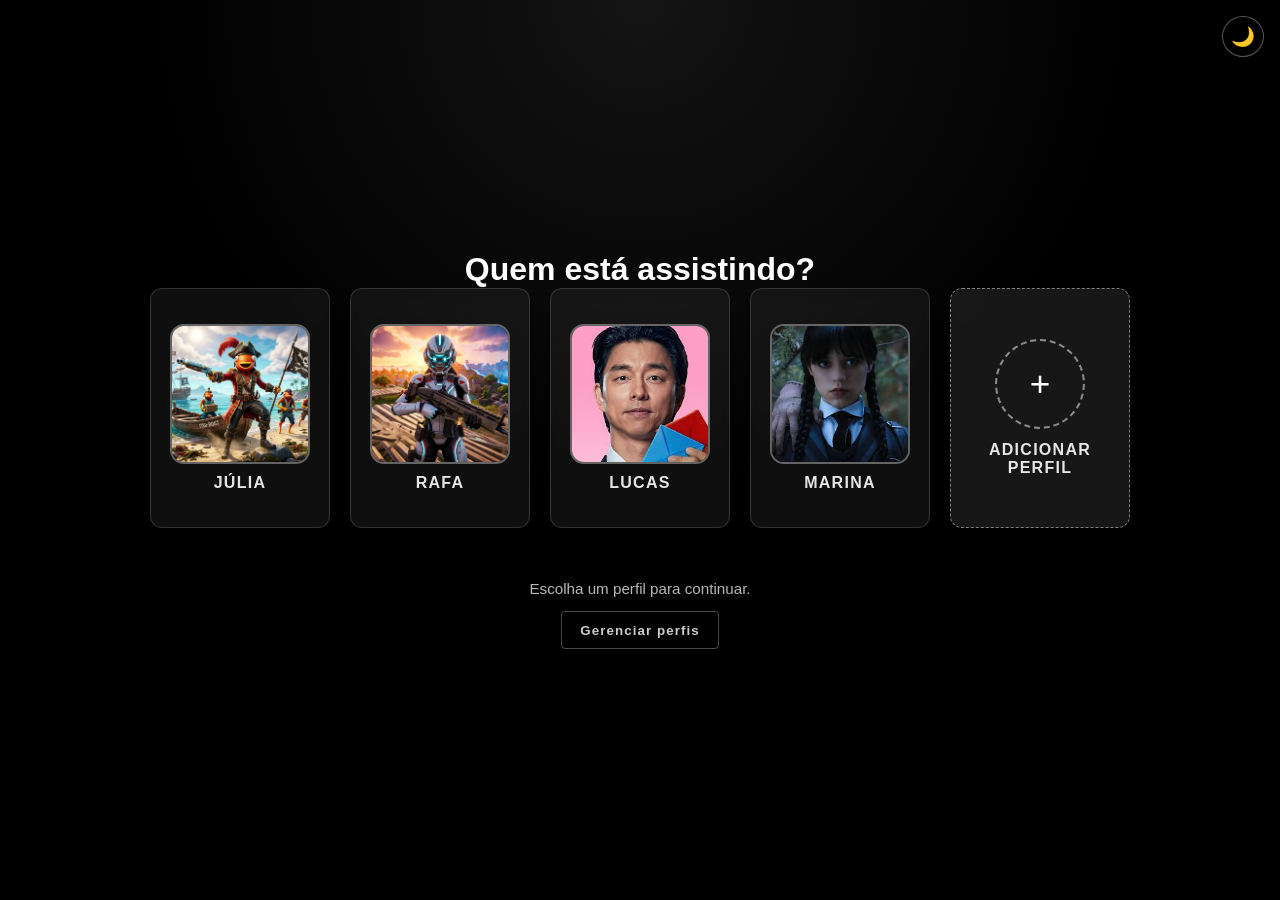
<file: index.html>
<!DOCTYPE html>
<html lang="pt-br">
<head>
    <meta charset="UTF-8">
    <meta name="viewport" content="width=device-width, initial-scale=1.0">
    <title>Netflix</title>
    <link rel="stylesheet" href="style.css">
    <script src="theme.js" defer></script>
</head>
<body>
    <header>
        <h1>Quem está assistindo?</h1>
        <button id="theme-toggle" class="theme-toggle" aria-label="Alternar modo escuro/claro">🌙</button>
    </header>

    <main>
        <section class="profiles" aria-label="Perfis de usuários">
            <ul class="profiles-list">
                <li class="profile">
                    <figure>
                        <img src="/assets/perfil-1.jpg" alt="Foto do Júlia">
                        <figcaption>Júlia</figcaption>
                    </figure>
                </li>

                <li class="profile">
                    <figure>
                        <img src="/assets/perfil-2.jpg" alt="Foto do Rafa">
                        <figcaption>Rafa</figcaption>
                    </figure>
                </li>

                <li class="profile">
                    <figure>
                        <img src="/assets/perfil-3.jpg" alt="Foto do Lucas">
                        <figcaption>Lucas</figcaption>
                    </figure>
                </li>

                <li class="profile">
                    <figure>
                        <img src="/assets/perfil-4.jpg" alt="Foto da Marina">
                        <figcaption>Marina</figcaption>
                    </figure>
                </li>

                <li class="profile action-card" role="button" tabindex="0">
                    <figure>
                        <div class="icon">+</div>
                        <figcaption>Adicionar perfil</figcaption>
                    </figure>
                </li>
            </ul>
        </section>
    </main>

    <footer>
        <p>Escolha um perfil para continuar.</p>
        <button class="manage-profiles" type="button">Gerenciar perfis</button>
    </footer>

    <!-- Modal para adicionar perfil -->
    <div id="add-profile-modal" class="modal">
        <div class="modal-content">
            <h2>Criar novo perfil</h2>
            <form id="add-profile-form">
                <label for="profile-name">Nome do perfil:</label>
                <input type="text" id="profile-name" required maxlength="20">
                
                <label for="profile-image">Escolher imagem:</label>
                <select id="profile-image">
                    <option value="/assets/perfil-1.jpg">Avatar 1</option>
                    <option value="/assets/perfil-2.jpg">Avatar 2</option>
                    <option value="/assets/perfil-3.jpg">Avatar 3</option>
                    <option value="/assets/perfil-4.jpg">Avatar 4</option>
                </select>
                
                <div class="modal-buttons">
                    <button type="button" id="cancel-add">Cancelar</button>
                    <button type="submit">Criar perfil</button>
                </div>
            </form>
        </div>
    </div>

    <!-- Modal para gerenciar perfis -->
    <div id="manage-profiles-modal" class="modal">
        <div class="modal-content">
            <h2>Gerenciar perfis</h2>
            <div id="profiles-list-manage" class="profiles-manage-list">
                <!-- Perfis serão inseridos aqui dinamicamente -->
            </div>
            <div class="modal-buttons">
                <button type="button" id="close-manage">Fechar</button>
            </div>
        </div>
    </div>
</body>
</html>
</file>
<file: style.css>
��/ *   C S S   e s t i l o   N e t f l i x   * / 
 : r o o t   { 
     - - b g - g r a d i e n t :   r a d i a l - g r a d i e n t ( c i r c l e   a t   t o p ,   # 1 4 1 4 1 4   0 % ,   # 0 0 0 0 0 0   4 5 % ) ; 
     - - t e x t - c o l o r :   # f f f f f f ; 
     - - c a r d - b g :   r g b a ( 2 5 5 ,   2 5 5 ,   2 5 5 ,   0 . 0 6 ) ; 
     - - c a r d - b o r d e r :   r g b a ( 2 5 5 ,   2 5 5 ,   2 5 5 ,   0 . 1 5 ) ; 
     - - c a r d - h o v e r - b o r d e r :   r g b a ( 2 5 5 ,   2 5 5 ,   2 5 5 ,   1 ) ; 
     - - a c t i o n - c a r d - b g :   r g b a ( 2 5 5 ,   2 5 5 ,   2 5 5 ,   0 . 0 9 ) ; 
     - - a c t i o n - c a r d - b o r d e r :   r g b a ( 2 5 5 ,   2 5 5 ,   2 5 5 ,   0 . 4 5 ) ; 
     - - i m g - b o r d e r :   r g b a ( 2 5 5 ,   2 5 5 ,   2 5 5 ,   0 . 3 5 ) ; 
     - - f i g c a p t i o n - c o l o r :   # e 6 e 6 e 6 ; 
     - - f o o t e r - c o l o r :   # e 5 e 5 e 5 ; 
     - - b u t t o n - b o r d e r :   r g b a ( 2 5 5 ,   2 5 5 ,   2 5 5 ,   0 . 3 5 ) ; 
     - - b u t t o n - h o v e r - b g :   r g b a ( 2 5 5 ,   2 5 5 ,   2 5 5 ,   0 . 1 ) ; 
 } 
 
 . l i g h t - m o d e   { 
     - - b g - g r a d i e n t :   l i n e a r - g r a d i e n t ( t o   b o t t o m ,   # f 5 f 5 f 5   0 % ,   # f f f f f f   4 5 % ) ; 
     - - t e x t - c o l o r :   # 0 0 0 0 0 0 ; 
     - - c a r d - b g :   r g b a ( 0 ,   0 ,   0 ,   0 . 0 6 ) ; 
     - - c a r d - b o r d e r :   r g b a ( 0 ,   0 ,   0 ,   0 . 1 5 ) ; 
     - - c a r d - h o v e r - b o r d e r :   r g b a ( 0 ,   0 ,   0 ,   1 ) ; 
     - - a c t i o n - c a r d - b g :   r g b a ( 0 ,   0 ,   0 ,   0 . 0 9 ) ; 
     - - a c t i o n - c a r d - b o r d e r :   r g b a ( 0 ,   0 ,   0 ,   0 . 4 5 ) ; 
     - - i m g - b o r d e r :   r g b a ( 0 ,   0 ,   0 ,   0 . 3 5 ) ; 
     - - f i g c a p t i o n - c o l o r :   # 3 3 3 3 3 3 ; 
     - - f o o t e r - c o l o r :   # 6 6 6 6 6 6 ; 
     - - b u t t o n - b o r d e r :   r g b a ( 0 ,   0 ,   0 ,   0 . 3 5 ) ; 
     - - b u t t o n - h o v e r - b g :   r g b a ( 0 ,   0 ,   0 ,   0 . 1 ) ; 
 } 
 
 *   { 
     b o x - s i z i n g :   b o r d e r - b o x ; 
     / *   I n c l u i   b o r d a   e   p a d d i n g   n a   l a r g u r a / a l t u r a   d o   e l e m e n t o   * / 
     m a r g i n :   0 ; 
     / *   R e m o v e   m a r g e n s   p a d r � e s   d o   n a v e g a d o r   * / 
     p a d d i n g :   0 ; 
     / *   R e m o v e   p a d d i n g   p a d r � o   d o   n a v e g a d o r   * / 
 } 
 
 h t m l , 
 b o d y   { 
     m i n - h e i g h t :   1 0 0 % ; 
     / *   G a r a n t e   q u e   a   p � g i n a   o c u p e   a   a l t u r a   t o t a l   d a   j a n e l a   * / 
 } 
 
 b o d y   { 
     f o n t - f a m i l y :   " H e l v e t i c a   N e u e " ,   H e l v e t i c a ,   A r i a l ,   s a n s - s e r i f ; 
     / *   F o n t e   s i m i l a r   �   N e t f l i x   * / 
     b a c k g r o u n d :   v a r ( - - b g - g r a d i e n t ) ; 
     / *   F u n d o   e s c u r o   g r a d i e n t e   * / 
     c o l o r :   v a r ( - - t e x t - c o l o r ) ; 
     / *   T e x t o   b r a n c o   * / 
     t e x t - a l i g n :   c e n t e r ; 
     / *   C e n t r a l i z a   t e x t o   h o r i z o n t a l m e n t e   * / 
     m i n - h e i g h t :   1 0 0 v h ; 
     / *   A l t u r a   m � n i m a   p a r a   o c u p a r   t o d a   a l t u r a   d a   j a n e l a   * / 
     d i s p l a y :   f l e x ; 
     / *   U s a   f l e x b o x   p a r a   a l i n h a m e n t o   * / 
     f l e x - d i r e c t i o n :   c o l u m n ; 
     / *   A l i n h a   h e a d e r / m a i n / f o o t e r   v e r t i c a l m e n t e   * / 
     j u s t i f y - c o n t e n t :   c e n t e r ; 
     / *   C e n t r a l i z a   v e r t i c a l m e n t e   o   c o n t e � d o   * / 
     a l i g n - i t e m s :   c e n t e r ; 
     / *   C e n t r a l i z a   h o r i z o n t a l m e n t e   o   c o n t e � d o   * / 
     p a d d i n g :   2 r e m ; 
     / *   E s p a � a m e n t o   i n t e r n o   a o   r e d o r   * / 
 } 
 
 h e a d e r   { 
     d i s p l a y :   f l e x ; 
     f l e x - d i r e c t i o n :   c o l u m n ; 
     a l i g n - i t e m s :   c e n t e r ; 
 } 
 
 . t h e m e - t o g g l e   { 
     p o s i t i o n :   f i x e d ; 
     t o p :   1 r e m ; 
     r i g h t :   1 r e m ; 
     b a c k g r o u n d :   t r a n s p a r e n t ; 
     b o r d e r :   1 p x   s o l i d   v a r ( - - b u t t o n - b o r d e r ) ; 
     c o l o r :   v a r ( - - t e x t - c o l o r ) ; 
     p a d d i n g :   0 . 5 r e m ; 
     b o r d e r - r a d i u s :   5 0 % ; 
     c u r s o r :   p o i n t e r ; 
     f o n t - s i z e :   1 . 2 r e m ; 
     t r a n s i t i o n :   b a c k g r o u n d   0 . 2 s   e a s e ,   b o r d e r - c o l o r   0 . 2 s   e a s e ; 
     z - i n d e x :   1 0 0 0 ; 
 } 
 
 . t h e m e - t o g g l e : h o v e r   { 
     b a c k g r o u n d :   v a r ( - - b u t t o n - h o v e r - b g ) ; 
     b o r d e r - c o l o r :   v a r ( - - t e x t - c o l o r ) ; 
 } 
 
 m a i n   { 
     d i s p l a y :   f l e x ; 
     / *   C e n t r a l i z a   o   c o n t e � d o   * / 
     j u s t i f y - c o n t e n t :   c e n t e r ; 
     w i d t h :   1 0 0 % ; 
     / *   L a r g u r a   t o t a l   d i s p o n � v e l   * / 
 } 
 
 . p r o f i l e s   { 
     w i d t h :   m i n ( 1 0 0 % ,   8 4 0 p x ) ; 
     / *   L i m i t a   l a r g u r a   m � x i m a   * / 
 } 
 
 . p r o f i l e s - l i s t   { 
     l i s t - s t y l e :   n o n e ; 
     m a r g i n :   0 ; 
     p a d d i n g :   0 ; 
     d i s p l a y :   f l e x ; 
     / *   E x i b e   c a r d s   e m   l i n h a   * / 
     f l e x - w r a p :   w r a p ; 
     / *   Q u e b r a   p a r a   p r � x i m a   l i n h a   e m   t e l a s   m e n o r e s   * / 
     j u s t i f y - c o n t e n t :   c e n t e r ; 
     / *   C e n t r a l i z a   c a r d s   * / 
     a l i g n - i t e m s :   s t r e t c h ; 
     / *   A l t u r a   i g u a l   e n t r e   c a r d s   * / 
     g a p :   1 . 2 5 r e m ; 
     / *   E s p a � a m e n t o   e n t r e   c a r d s   * / 
     w i d t h :   m i n ( 1 0 0 % ,   8 4 0 p x ) ; 
     / *   L i m i t a   l a r g u r a   m � x i m a   * / 
     o v e r f l o w - x :   a u t o ; 
     s c r o l l - s n a p - t y p e :   x   p r o x i m i t y ; 
     s c r o l l - b e h a v i o r :   s m o o t h ; 
     - w e b k i t - o v e r f l o w - s c r o l l i n g :   t o u c h ; 
     s c r o l l b a r - w i d t h :   n o n e ; 
     - m s - o v e r f l o w - s t y l e :   n o n e ; 
 } 
 
 . p r o f i l e s - l i s t : : - w e b k i t - s c r o l l b a r   { 
     d i s p l a y :   n o n e ; 
 } 
 
 
 . p r o f i l e   { 
     w i d t h :   1 8 0 p x ; 
     / *   L a r g u r a   f i x a   d o   c a r d   * / 
     m i n - h e i g h t :   2 3 0 p x ; 
     / *   A l t u r a   m � n i m a   f i x a   * / 
     d i s p l a y :   f l e x ; 
     / *   P a r a   c e n t r a l i z a r   c o n t e � d o   i n t e r n o   * / 
     a l i g n - i t e m s :   c e n t e r ; 
     / *   C e n t r a l i z a   v e r t i c a l m e n t e   * / 
     j u s t i f y - c o n t e n t :   c e n t e r ; 
     / *   C e n t r a l i z a   h o r i z o n t a l m e n t e   * / 
     b a c k g r o u n d :   v a r ( - - c a r d - b g ) ; 
     / *   F u n d o   s e m i - t r a n s p a r e n t e   * / 
     b o r d e r :   1 p x   s o l i d   v a r ( - - c a r d - b o r d e r ) ; 
     / *   B o r d a   l e v e   * / 
     b o r d e r - r a d i u s :   1 2 p x ; 
     / *   C a n t o s   a r r e d o n d a d o s   * / 
     b a c k d r o p - f i l t e r :   b l u r ( 8 p x ) ; 
     / *   E f e i t o   d e   d e s f o q u e   * / 
     t r a n s i t i o n :   t r a n s f o r m   0 . 2 5 s   e a s e ,   b o x - s h a d o w   0 . 2 5 s   e a s e ,   b o r d e r - c o l o r   0 . 2 5 s   e a s e ; 
     / *   A n i m a � � e s   s u a v e s   * / 
     c u r s o r :   p o i n t e r ; 
     / *   C u r s o r   d e   c l i q u e   * / 
     o v e r f l o w :   h i d d e n ; 
     / *   E s c o n d e   c o n t e � d o   t r a n s b o r d a d o   * / 
 } 
 
 . p r o f i l e : h o v e r , 
 . p r o f i l e : f o c u s - w i t h i n   { 
     t r a n s f o r m :   t r a n s l a t e Y ( - 6 p x )   s c a l e ( 1 . 0 2 ) ; 
     / *   E f e i t o   d e   e l e v a � � o   * / 
     b o x - s h a d o w :   0   1 2 p x   2 6 p x   r g b a ( 0 ,   0 ,   0 ,   0 . 4 5 ) ; 
     / *   S o m b r a   n o   h o v e r   * / 
     b o r d e r - c o l o r :   v a r ( - - c a r d - h o v e r - b o r d e r ) ; 
     / *   B o r d a   b r a n c a   n o   h o v e r   * / 
 } 
 
 . p r o f i l e : h o v e r   i m g , 
 . p r o f i l e : f o c u s - w i t h i n   i m g   { 
     b o r d e r - c o l o r :   # f f f f f f ; 
     / *   B o r d a   d e   i m a g e m   b r a n c a   n o   h o v e r   * / 
 } 
 
 . p r o f i l e   f i g u r e   { 
     d i s p l a y :   f l e x ; 
     / *   L a y o u t   v e r t i c a l   d o   c o n t e � d o   d o   c a r d   * / 
     f l e x - d i r e c t i o n :   c o l u m n ; 
     a l i g n - i t e m s :   c e n t e r ; 
     / *   C e n t r a l i z a   i t e n s   * / 
     g a p :   0 . 6 5 r e m ; 
     / *   E s p a � o   e n t r e   i m a g e m   e   t e x t o   * / 
     p a d d i n g :   1 r e m   0 . 7 5 r e m ; 
     / *   E s p a � a m e n t o   i n t e r n o   * / 
 } 
 
 . p r o f i l e   i m g   { 
     w i d t h :   1 0 0 % ; 
     / *   L a r g u r a   r e l a t i v a   a o   c a r d   * / 
     m a x - w i d t h :   1 4 0 p x ; 
     / *   L a r g u r a   m � x i m a   d a   i m a g e m   * / 
     a s p e c t - r a t i o :   1   /   1 ; 
     / *   I m a g e m   q u a d r a d a   * / 
     o b j e c t - f i t :   c o v e r ; 
     / *   A j u s t a   e   r e c o r t a   a   i m a g e m   * / 
     b o r d e r - r a d i u s :   1 4 p x ; 
     / *   C a n t o s   a r r e d o n d a d o s   d a   i m a g e m   * / 
     b o r d e r :   2 p x   s o l i d   v a r ( - - i m g - b o r d e r ) ; 
     / *   B o r d a   d a   i m a g e m   * / 
 } 
 
 . p r o f i l e . a c t i o n - c a r d   { 
     m i n - w i d t h :   1 8 0 p x ; 
     / *   L a r g u r a   i g u a l   a o s   c a r d s   n o r m a i s   * / 
     m i n - h e i g h t :   2 3 0 p x ; 
     / *   A l t u r a   i g u a l   a o s   c a r d s   n o r m a i s   * / 
     b a c k g r o u n d :   v a r ( - - a c t i o n - c a r d - b g ) ; 
     / *   F u n d o   l e v e m e n t e   m a i s   c l a r o   * / 
     b o r d e r :   1 p x   d a s h e d   v a r ( - - a c t i o n - c a r d - b o r d e r ) ; 
     / *   B o r d a   t r a c e j a d a   * / 
     j u s t i f y - c o n t e n t :   c e n t e r ; 
 } 
 
 . p r o f i l e . a c t i o n - c a r d   f i g u r e   { 
     g a p :   0 . 7 5 r e m ; 
     / *   E s p a � o   e x t r a   p a r a   o   � c o n e   * / 
 } 
 
 . p r o f i l e . a c t i o n - c a r d   . i c o n   { 
     w i d t h :   9 0 p x ; 
     / *   T a m a n h o   d o   c o n t � i n e r   d o   � c o n e   * / 
     h e i g h t :   9 0 p x ; 
     b o r d e r :   2 p x   d a s h e d   r g b a ( 2 5 5 ,   2 5 5 ,   2 5 5 ,   0 . 5 ) ; 
     / *   C � r c u l o   t r a c e j a d o   * / 
     b o r d e r - r a d i u s :   5 0 % ; 
     / *   T o r n a   c i r c u l a r   * / 
     d i s p l a y :   g r i d ; 
     p l a c e - i t e m s :   c e n t e r ; 
     f o n t - s i z e :   2 . 2 r e m ; 
     / *   T a m a n h o   d o   s � m b o l o   * / 
     c o l o r :   # f f f f f f ; 
     / *   C o r   d o   s � m b o l o   * / 
 } 
 
 . p r o f i l e . a c t i o n - c a r d : h o v e r , 
 . p r o f i l e . a c t i o n - c a r d : f o c u s - w i t h i n   { 
     b o r d e r - c o l o r :   # f f f f f f ; 
     / *   B o r d a   b r a n c a   n o   h o v e r   * / 
 } 
 
 f i g c a p t i o n   { 
     c o l o r :   v a r ( - - f i g c a p t i o n - c o l o r ) ; 
     / *   C o r   d o   t e x t o   d o s   n o m e s   * / 
     f o n t - s i z e :   1 r e m ; 
     f o n t - w e i g h t :   6 0 0 ; 
     t e x t - t r a n s f o r m :   u p p e r c a s e ; 
     / *   T e x t o   e m   m a i � s c u l a s   * / 
     l e t t e r - s p a c i n g :   0 . 0 8 e m ; 
     / *   E s p a � a m e n t o   d e   l e t r a s   * / 
 } 
 
 f o o t e r   { 
     m a r g i n - t o p :   2 r e m ; 
     / *   E s p a � o   a c i m a   d o   r o d a p �   * / 
     c o l o r :   v a r ( - - f o o t e r - c o l o r ) ; 
     / *   C o r   d o   t e x t o   d o   r o d a p �   * / 
     o p a c i t y :   0 . 8 ; 
     / *   O p a c i d a d e   d o   t e x t o   * / 
     f o n t - s i z e :   0 . 9 5 r e m ; 
     / *   T a m a n h o   d a   f o n t e   d o   r o d a p �   * / 
     d i s p l a y :   f l e x ; 
     / *   A l i g n   d o   b o t � o   e   t e x t o   * / 
     f l e x - d i r e c t i o n :   c o l u m n ; 
     a l i g n - i t e m s :   c e n t e r ; 
     g a p :   0 . 9 r e m ; 
     / *   E s p a � o   e n t r e   t e x t o   e   b o t � o   * / 
 } 
 
 . m a n a g e - p r o f i l e s   { 
     b a c k g r o u n d :   t r a n s p a r e n t ; 
     / *   B o t � o   t r a n s p a r e n t e   * / 
     b o r d e r :   1 p x   s o l i d   v a r ( - - b u t t o n - b o r d e r ) ; 
     / *   B o r d a   l e v e   * / 
     c o l o r :   v a r ( - - t e x t - c o l o r ) ; 
     / *   T e x t o   b r a n c o   * / 
     p a d d i n g :   0 . 6 5 r e m   1 . 1 5 r e m ; 
     / *   E s p a � a m e n t o   i n t e r n o   d o   b o t � o   * / 
     b o r d e r - r a d i u s :   4 p x ; 
     / *   B o r d a s   a r r e d o n d a d a s   * / 
     f o n t - w e i g h t :   6 0 0 ; 
     / *   T e x t o   e m   n e g r i t o   * / 
     l e t t e r - s p a c i n g :   0 . 0 8 e m ; 
     / *   E s p a � a m e n t o   d e   l e t r a s   * / 
     c u r s o r :   p o i n t e r ; 
     / *   C u r s o r   d e   c l i q u e   * / 
     t r a n s i t i o n :   b a c k g r o u n d   0 . 2 s   e a s e ,   b o r d e r - c o l o r   0 . 2 s   e a s e ,   t r a n s f o r m   0 . 2 s   e a s e ; 
     / *   A n i m a � � o   s u a v e   * / 
 } 
 
 . m a n a g e - p r o f i l e s : h o v e r , 
 . m a n a g e - p r o f i l e s : f o c u s - v i s i b l e   { 
     b a c k g r o u n d :   v a r ( - - b u t t o n - h o v e r - b g ) ; 
     / *   F u n d o   a o   p a s s a r   m o u s e   * / 
     b o r d e r - c o l o r :   v a r ( - - t e x t - c o l o r ) ; 
     / *   B o r d a   b r a n c a   n o   h o v e r   * / 
     t r a n s f o r m :   t r a n s l a t e Y ( - 1 p x ) ; 
     / *   L e v e   d e s l o c a m e n t o   p a r a   c i m a   * / 
 } 
 
 / *   = = = = = = = = = =   M E D I A   Q U E R I E S   R E S P O N S I V O S   = = = = = = = = = =   * / 
 
 / *   1 )   M o b i l e   p e q u e n o   ( a t �   5 2 0 p x )   * / 
 @ m e d i a   ( m a x - w i d t h :   5 2 0 p x )   { 
     b o d y   { 
         p a d d i n g :   1 . 2 r e m ; 
         / *   M a i s   c o m p a c t o   n o   c e l u l a r   * / 
     } 
 
     . p r o f i l e s - l i s t   { 
         f l e x - w r a p :   w r a p ; 
         / *   F o r � a   q u e b r a   e m   v � r i a s   l i n h a s   * / 
         g a p :   1 r e m ; 
         / *   E s p a � a m e n t o   m e n o r   e n t r e   c a r d s   * / 
         w i d t h :   1 0 0 % ; 
         / *   U s a   1 0 0 %   d a   l a r g u r a   d i s p o n � v e l   * / 
     } 
 
     . p r o f i l e   { 
         w i d t h :   c a l c ( 5 0 %   -   0 . 7 5 r e m ) ; 
         / *   2   c a r t � e s   p o r   l i n h a   * / 
         m i n - w i d t h :   u n s e t ; 
         m a x - w i d t h :   2 1 0 p x ; 
         / *   C o n t r o l a   m � x i m o   e m   t e l a s   e s t r e i t a s   * / 
     } 
 
     h e a d e r   h 1   { 
         f o n t - s i z e :   1 . 7 5 r e m ; 
         / *   T a m a n h o   m e n o r   d o   t � t u l o   * / 
     } 
 } 
 
 / *   2 )   T a b l e t   r e t r a t o   /   c e l u l a r   l a r g o   ( 5 2 1 p x   a t �   7 6 8 p x )   * / 
 @ m e d i a   ( m i n - w i d t h :   5 2 1 p x )   a n d   ( m a x - w i d t h :   7 6 8 p x )   { 
     b o d y   { 
         p a d d i n g :   1 . 5 r e m ; 
         / *   E s p a � a m e n t o   i n t e r m e d i � r i o   * / 
     } 
 
     . p r o f i l e s - l i s t   { 
         w i d t h :   m i n ( 1 0 0 % ,   6 8 0 p x ) ; 
         / *   L a r g u r a   c o n t r o l a d a   p a r a   m e l h o r   l e i t u r a   * / 
         g a p :   1 r e m ; 
     } 
 
     . p r o f i l e   { 
         w i d t h :   1 7 0 p x ; 
         m i n - h e i g h t :   2 2 0 p x ; 
     } 
 
     h e a d e r   h 1   { 
         f o n t - s i z e :   c l a m p ( 2 r e m ,   5 v w ,   2 . 6 r e m ) ; 
         / *   T � t u l o   f l u i d o   * / 
     } 
 } 
 
 / *   3 )   T a b l e t   p a i s a g e m   /   n o t e b o o k   p e q u e n o   ( 7 6 9 p x   a t �   1 0 2 4 p x )   * / 
 @ m e d i a   ( m i n - w i d t h :   7 6 9 p x )   a n d   ( m a x - w i d t h :   1 0 2 4 p x )   { 
     b o d y   { 
         p a d d i n g :   2 r e m ; 
     } 
 
     . p r o f i l e s - l i s t   { 
         w i d t h :   m i n ( 1 0 0 % ,   8 4 0 p x ) ; 
         g a p :   1 . 1 r e m ; 
     } 
 
     . p r o f i l e   { 
         w i d t h :   1 8 0 p x ; 
         m i n - h e i g h t :   2 3 0 p x ; 
     } 
 } 
 / *   M o d a l   p a r a   a d i c i o n a r   p e r f i l   * / 
 . m o d a l   { 
     d i s p l a y :   n o n e ;   / *   O c u l t o   p o r   p a d r � o   * / 
     p o s i t i o n :   f i x e d ; 
     z - i n d e x :   1 0 0 0 ; 
     l e f t :   0 ; 
     t o p :   0 ; 
     w i d t h :   1 0 0 % ; 
     h e i g h t :   1 0 0 % ; 
     b a c k g r o u n d - c o l o r :   r g b a ( 0 ,   0 ,   0 ,   0 . 8 ) ;   / *   F u n d o   e s c u r o   * / 
     j u s t i f y - c o n t e n t :   c e n t e r ; 
     a l i g n - i t e m s :   c e n t e r ; 
 } 
 
 . m o d a l . s h o w   { 
     d i s p l a y :   f l e x ;   / *   M o s t r a   q u a n d o   t e m   c l a s s e   s h o w   * / 
 } 
 
 . m o d a l - c o n t e n t   { 
     b a c k g r o u n d :   v a r ( - - c a r d - b g ) ; 
     b o r d e r :   1 p x   s o l i d   v a r ( - - c a r d - b o r d e r ) ; 
     b o r d e r - r a d i u s :   8 p x ; 
     p a d d i n g :   2 r e m ; 
     m a x - w i d t h :   4 0 0 p x ; 
     w i d t h :   9 0 % ; 
     b o x - s h a d o w :   0   4 p x   2 0 p x   r g b a ( 0 ,   0 ,   0 ,   0 . 5 ) ; 
 } 
 
 . m o d a l - c o n t e n t   h 2   { 
     c o l o r :   v a r ( - - t e x t - c o l o r ) ; 
     m a r g i n - b o t t o m :   1 . 5 r e m ; 
     t e x t - a l i g n :   c e n t e r ; 
 } 
 
 . m o d a l - c o n t e n t   f o r m   { 
     d i s p l a y :   f l e x ; 
     f l e x - d i r e c t i o n :   c o l u m n ; 
     g a p :   1 r e m ; 
 } 
 
 . m o d a l - c o n t e n t   l a b e l   { 
     c o l o r :   v a r ( - - t e x t - c o l o r ) ; 
     f o n t - w e i g h t :   5 0 0 ; 
 } 
 
 . m o d a l - c o n t e n t   i n p u t , 
 . m o d a l - c o n t e n t   s e l e c t   { 
     p a d d i n g :   0 . 7 5 r e m ; 
     b o r d e r :   1 p x   s o l i d   v a r ( - - c a r d - b o r d e r ) ; 
     b o r d e r - r a d i u s :   4 p x ; 
     b a c k g r o u n d :   r g b a ( 2 5 5 ,   2 5 5 ,   2 5 5 ,   0 . 1 ) ; 
     c o l o r :   v a r ( - - t e x t - c o l o r ) ; 
     f o n t - s i z e :   1 r e m ; 
 } 
 
 . m o d a l - c o n t e n t   i n p u t : f o c u s , 
 . m o d a l - c o n t e n t   s e l e c t : f o c u s   { 
     o u t l i n e :   n o n e ; 
     b o r d e r - c o l o r :   v a r ( - - c a r d - h o v e r - b o r d e r ) ; 
 } 
 
 . m o d a l - b u t t o n s   { 
     d i s p l a y :   f l e x ; 
     g a p :   1 r e m ; 
     j u s t i f y - c o n t e n t :   f l e x - e n d ; 
     m a r g i n - t o p :   1 r e m ; 
 } 
 
 . m o d a l - b u t t o n s   b u t t o n   { 
     p a d d i n g :   0 . 7 5 r e m   1 . 5 r e m ; 
     b o r d e r :   n o n e ; 
     b o r d e r - r a d i u s :   4 p x ; 
     c u r s o r :   p o i n t e r ; 
     f o n t - w e i g h t :   6 0 0 ; 
     t r a n s i t i o n :   b a c k g r o u n d   0 . 2 s ; 
 } 
 
 # c a n c e l - a d d   { 
     b a c k g r o u n d :   t r a n s p a r e n t ; 
     b o r d e r :   1 p x   s o l i d   v a r ( - - b u t t o n - b o r d e r ) ; 
     c o l o r :   v a r ( - - t e x t - c o l o r ) ; 
 } 
 
 # c a n c e l - a d d : h o v e r   { 
     b a c k g r o u n d :   v a r ( - - b u t t o n - h o v e r - b g ) ; 
 } 
 
 . m o d a l - b u t t o n s   b u t t o n [ t y p e = " s u b m i t " ]   { 
     b a c k g r o u n d :   # e 5 0 9 1 4 ; 
     c o l o r :   w h i t e ; 
 } 
 
 . m o d a l - b u t t o n s   b u t t o n [ t y p e = " s u b m i t " ] : h o v e r   { 
     b a c k g r o u n d :   # f 4 0 6 1 2 ; 
 } 
 
 / *   M o d a l   p a r a   g e r e n c i a r   p e r f i s   * / 
 . p r o f i l e s - m a n a g e - l i s t   { 
     d i s p l a y :   f l e x ; 
     f l e x - d i r e c t i o n :   c o l u m n ; 
     g a p :   1 r e m ; 
     m a x - h e i g h t :   4 0 0 p x ; 
     o v e r f l o w - y :   a u t o ; 
 } 
 
 . p r o f i l e - m a n a g e - i t e m   { 
     d i s p l a y :   f l e x ; 
     a l i g n - i t e m s :   c e n t e r ; 
     j u s t i f y - c o n t e n t :   s p a c e - b e t w e e n ; 
     p a d d i n g :   1 r e m ; 
     b a c k g r o u n d :   v a r ( - - c a r d - b g ) ; 
     b o r d e r :   1 p x   s o l i d   v a r ( - - c a r d - b o r d e r ) ; 
     b o r d e r - r a d i u s :   8 p x ; 
 } 
 
 . p r o f i l e - m a n a g e - i n f o   { 
     d i s p l a y :   f l e x ; 
     a l i g n - i t e m s :   c e n t e r ; 
     g a p :   1 r e m ; 
 } 
 
 . p r o f i l e - m a n a g e - i n f o   i m g   { 
     w i d t h :   5 0 p x ; 
     h e i g h t :   5 0 p x ; 
     b o r d e r - r a d i u s :   4 p x ; 
 } 
 
 . p r o f i l e - m a n a g e - i n f o   s p a n   { 
     c o l o r :   v a r ( - - t e x t - c o l o r ) ; 
     f o n t - w e i g h t :   5 0 0 ; 
 } 
 
 . d e l e t e - p r o f i l e - b t n   { 
     b a c k g r o u n d :   # e 5 0 9 1 4 ; 
     c o l o r :   w h i t e ; 
     b o r d e r :   n o n e ; 
     p a d d i n g :   0 . 5 r e m   1 r e m ; 
     b o r d e r - r a d i u s :   4 p x ; 
     c u r s o r :   p o i n t e r ; 
     f o n t - w e i g h t :   6 0 0 ; 
     t r a n s i t i o n :   b a c k g r o u n d   0 . 2 s ; 
 } 
 
 . d e l e t e - p r o f i l e - b t n : h o v e r   { 
     b a c k g r o u n d :   # f 4 0 6 1 2 ; 
 } 
 / *   4 )   D e s k t o p   e   t e l a s   g r a n d e s   ( 1 0 2 5 p x   e m   d i a n t e )   * / 
 @ m e d i a   ( m i n - w i d t h :   1 0 2 5 p x )   { 
     b o d y   { 
         p a d d i n g :   3 r e m ; 
         j u s t i f y - c o n t e n t :   c e n t e r ;   / *   M a n t � m   c e n t r a l i z a � � o   v e r t i c a l   * / 
     } 
 
     m a i n   { 
         p a d d i n g - t o p :   0 ;   / *   R e m o v e   p a d d i n g   e x t r a   p a r a   c e n t r a l i z a r   m e l h o r   * / 
     } 
 
     . p r o f i l e s   { 
         w i d t h :   m i n ( 1 0 0 % ,   9 8 0 p x ) ; 
     } 
 
     . p r o f i l e s - l i s t   { 
         w i d t h :   m i n ( 1 0 0 % ,   9 8 0 p x ) ; 
         g a p :   1 . 2 5 r e m ; 
         f l e x - w r a p :   n o w r a p ; 
         j u s t i f y - c o n t e n t :   f l e x - s t a r t ; 
         o v e r f l o w - x :   a u t o ; 
         p a d d i n g - b o t t o m :   0 . 2 5 r e m ; 
     } 
 
     . p r o f i l e   { 
         w i d t h :   1 9 0 p x ; 
         m i n - h e i g h t :   2 4 0 p x ; 
     } 
 
     f o o t e r   { 
         m a r g i n - t o p :   3 r e m ; 
     } 
 } 
</file>
